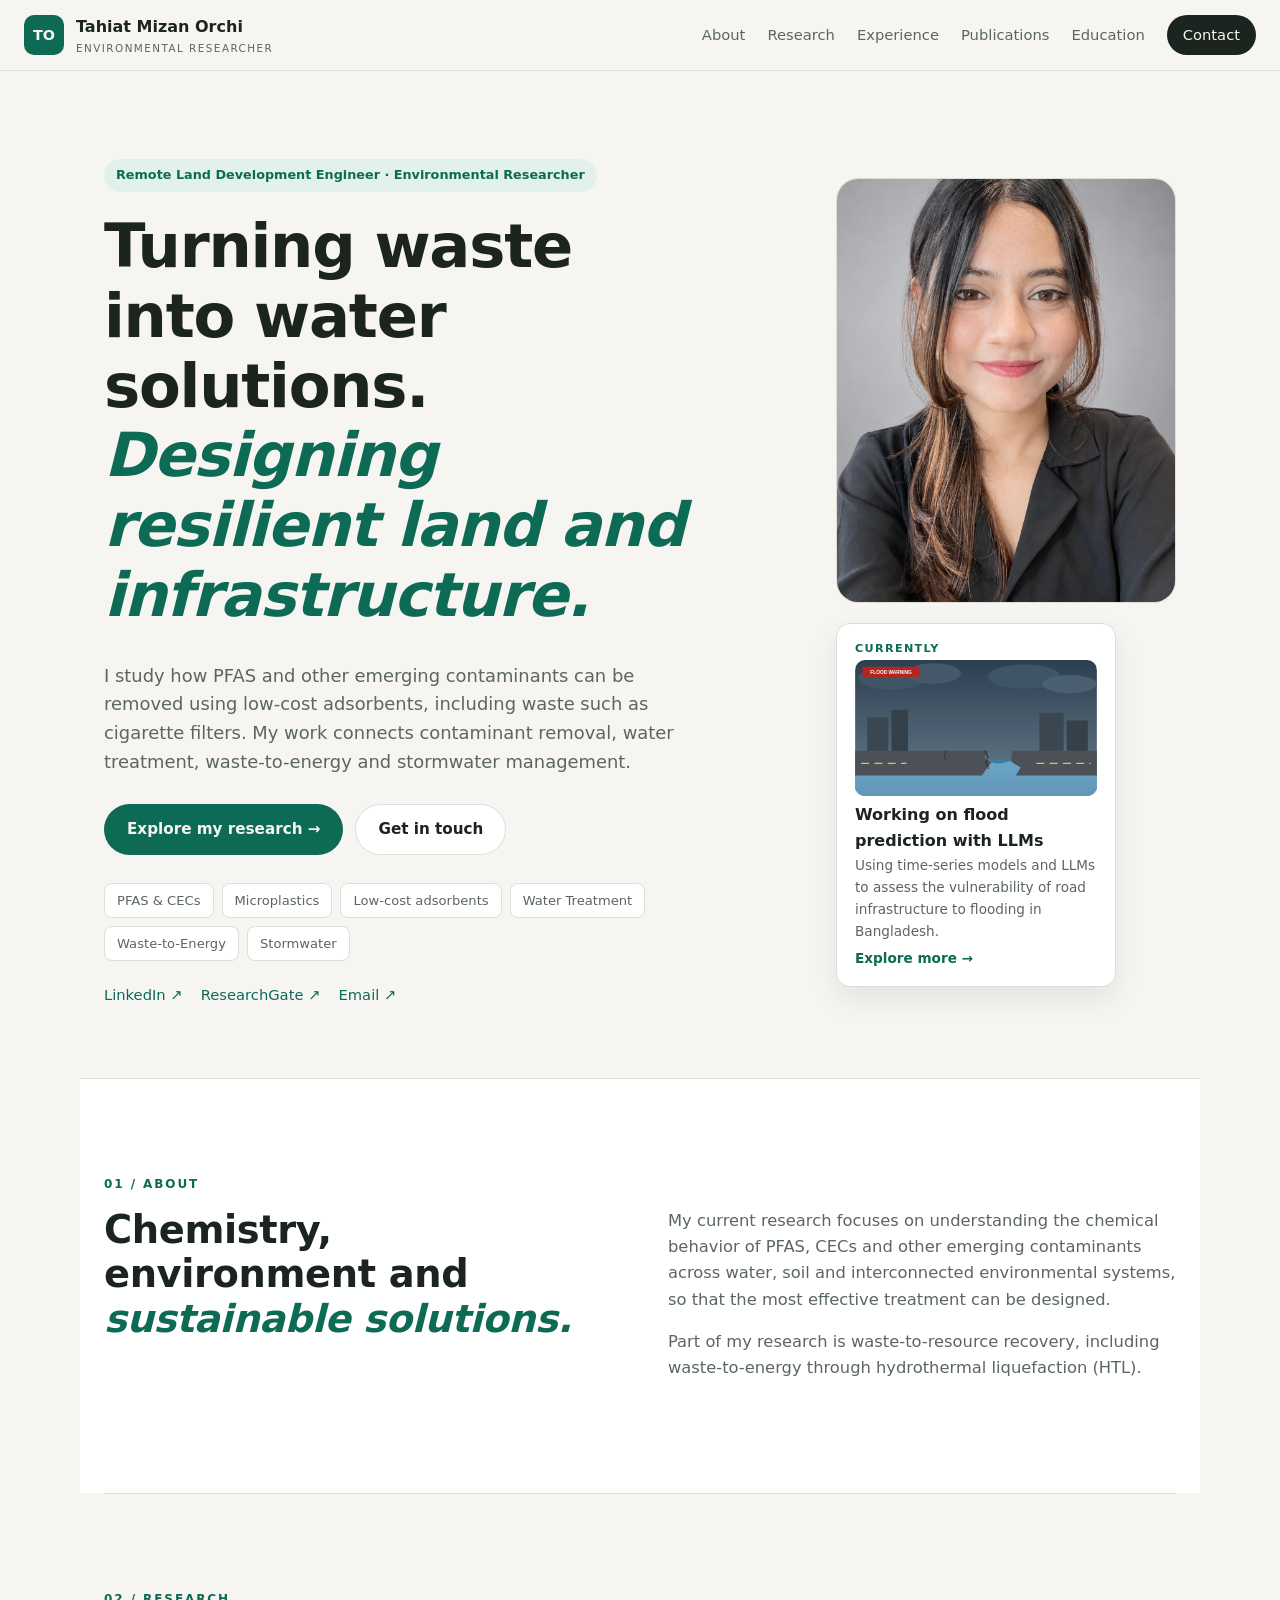
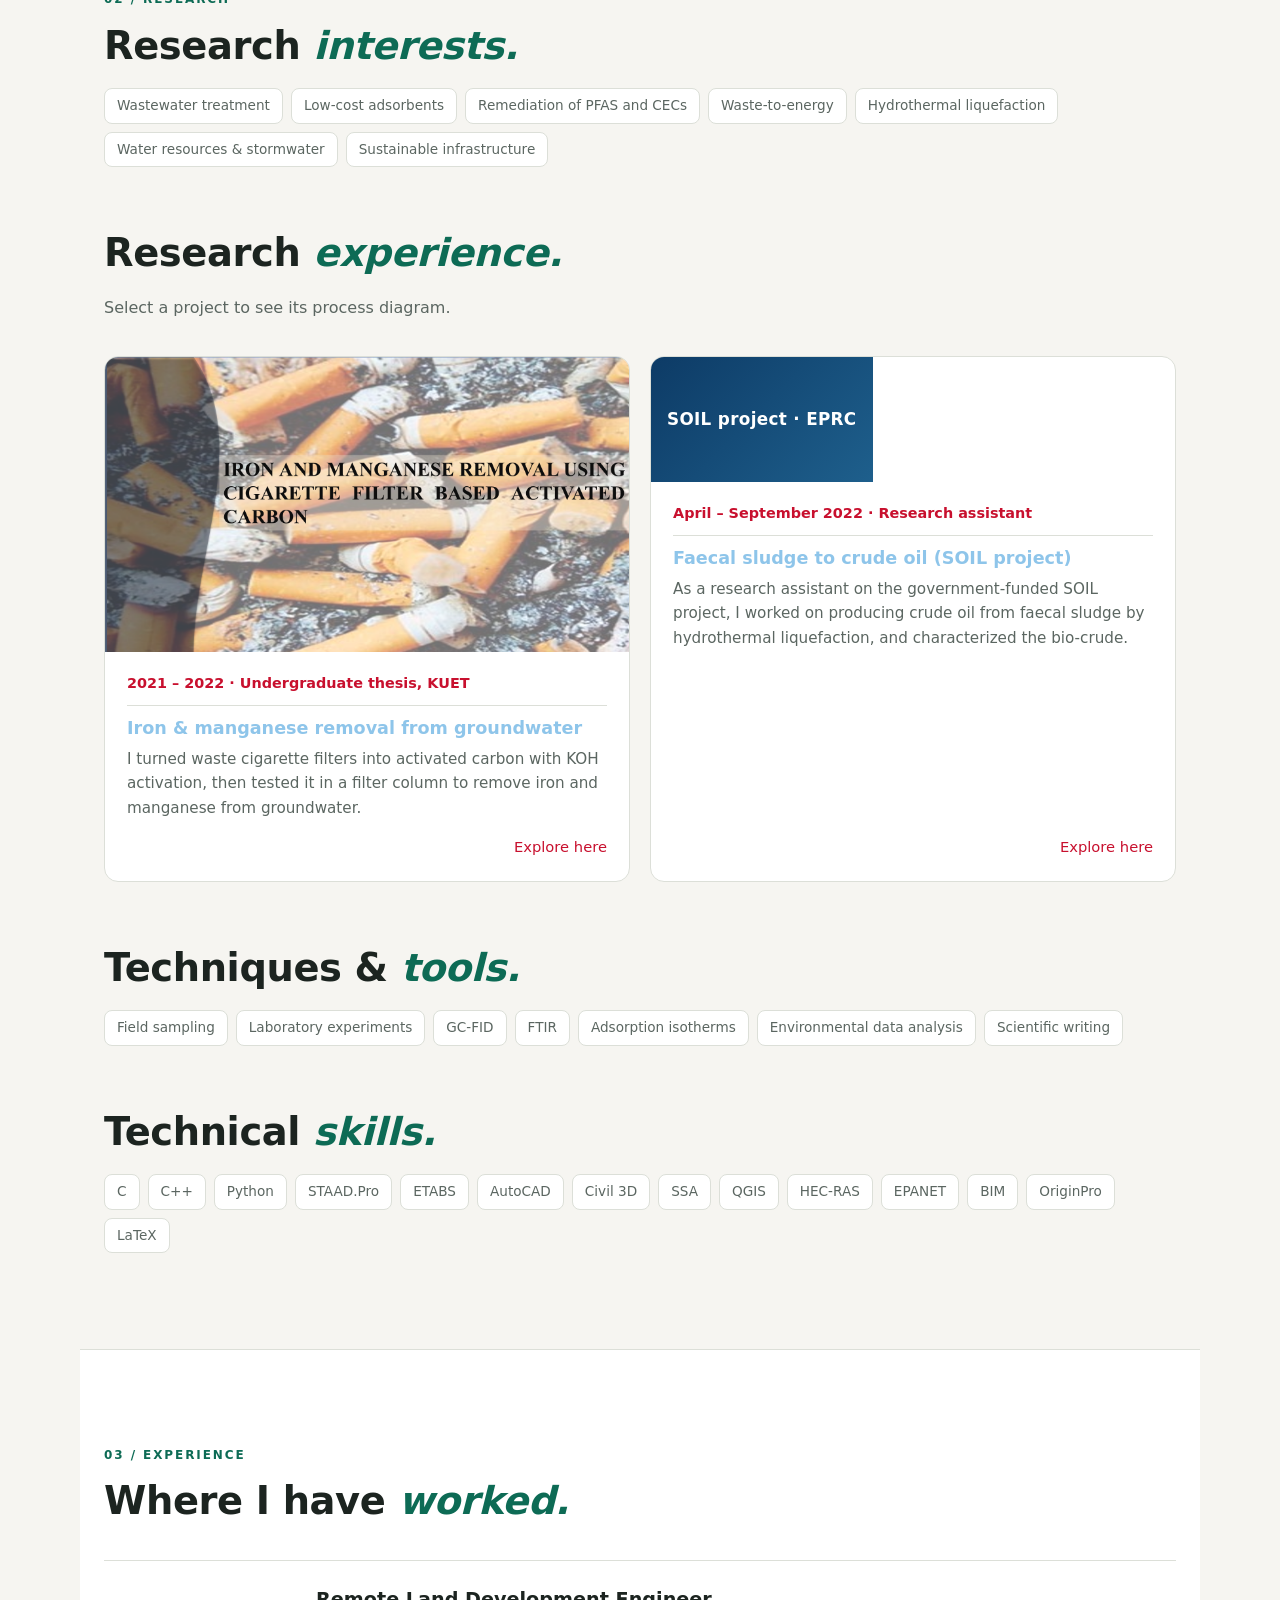
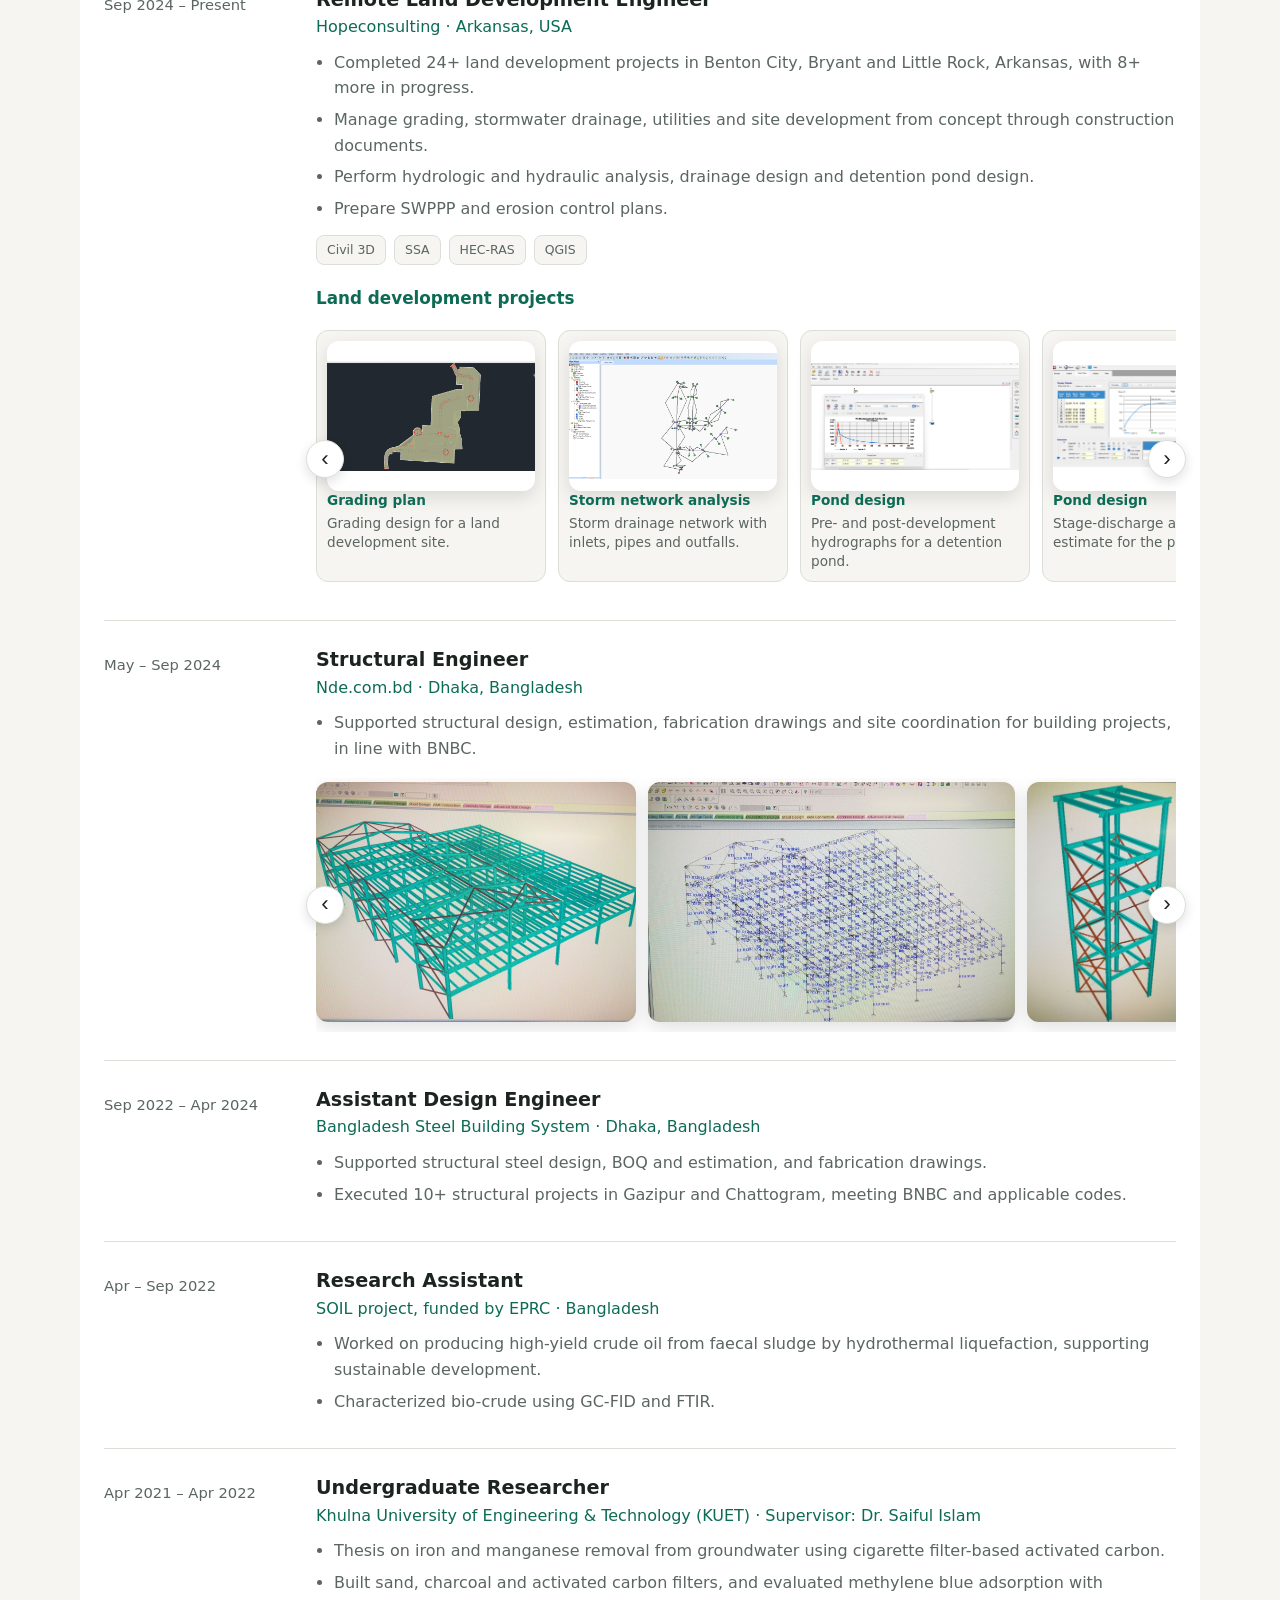
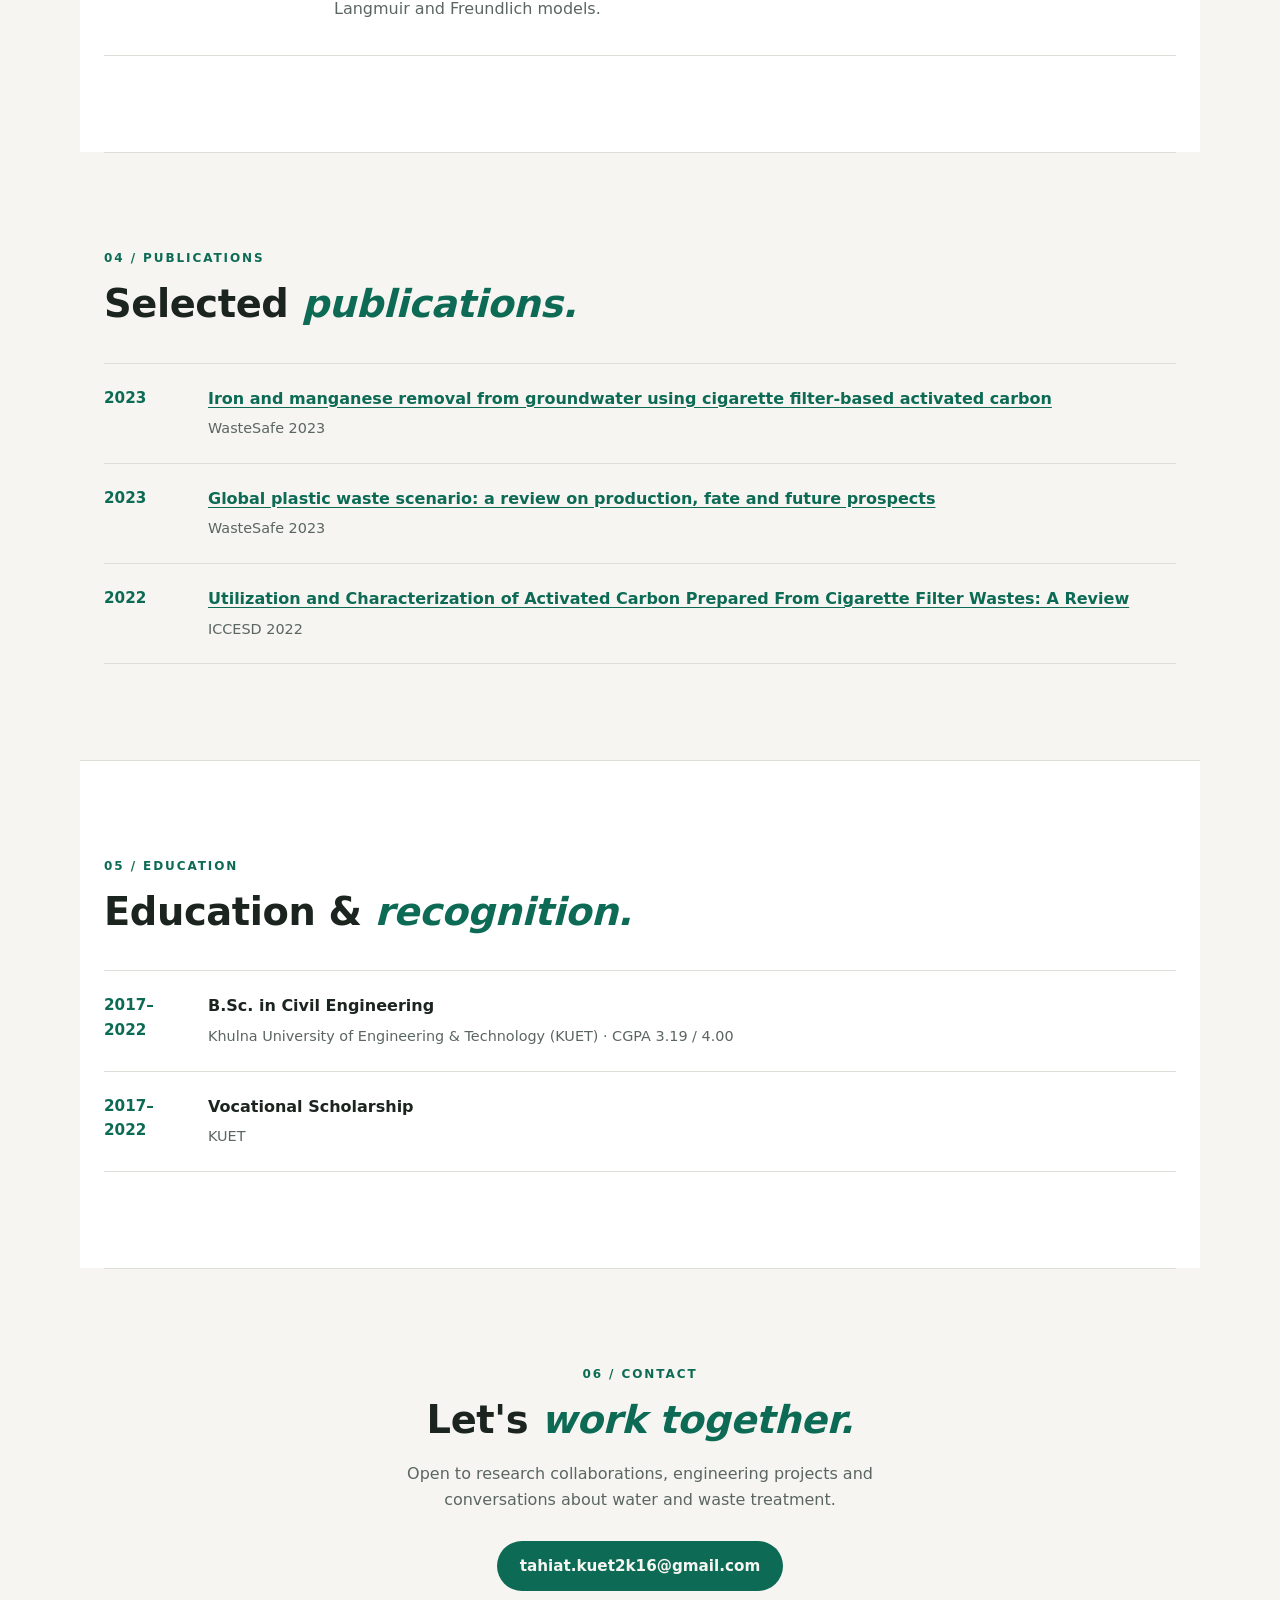
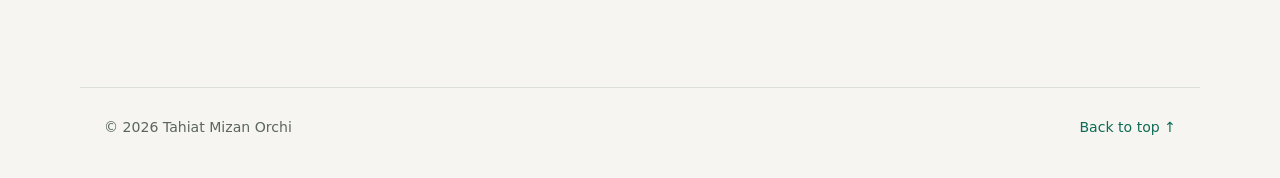
<file: index.html>
<!doctype html>
<html lang="en">
<head>
<meta charset="utf-8">
<meta name="viewport" content="width=device-width,initial-scale=1">
<title>Tahiat Mizan Orchi | Portfolio</title>
<meta name="description" content="Portfolio of Tahiat Mizan Orchi: environmental research on waste-derived adsorbents and faecal sludge to crude oil, plus land development engineering.">
<meta name="theme-color" content="#0d6b55">
<link rel="stylesheet" href="style.css">
</head>
<body>

<header class="nav">
  <a class="brand" href="#home">
    <span class="mark">TO</span>
    <div>Tahiat Mizan Orchi<small>ENVIRONMENTAL RESEARCHER</small></div>
  </a>
  <button class="menu" aria-label="Open navigation" aria-expanded="false">☰</button>
  <nav>
    <a href="#about">About</a>
    <a href="#research">Research</a>
    <a href="#experience">Experience</a>
    <a href="#publications">Publications</a>
    <a href="#education">Education</a>
    <a href="#contact" class="nav-cta">Contact</a>
  </nav>
</header>

<main id="home">

  <!-- HERO -->
  <section class="hero">
    <div class="hero-copy">
      <div class="eyebrow">Remote Land Development Engineer · Environmental Researcher</div>
      <h1>Turning waste into water solutions.<br><em>Designing resilient land and infrastructure.</em></h1>
      <p class="lead">
        I study how PFAS and other emerging contaminants can be removed using low-cost adsorbents, including
        waste such as cigarette filters. My work connects contaminant removal, water treatment, waste-to-energy
        and stormwater management.
      </p>
      <div class="actions">
        <a class="btn primary" href="#research">Explore my research →</a>
        <a class="btn secondary" href="#contact">Get in touch</a>
      </div>
      <div class="topics">
        <span>PFAS &amp; CECs</span><span>Microplastics</span><span>Low-cost adsorbents</span><span>Water Treatment</span><span>Waste-to-Energy</span><span>Stormwater</span>
      </div>
      <div class="profile-links">
        <a href="https://linkedin.com/in/tahiatmizan" target="_blank" rel="noopener">LinkedIn ↗</a>
        <a href="https://researchgate.net/profile/Tahiat-Mizan" target="_blank" rel="noopener">ResearchGate ↗</a>
        <a href="https://mail.google.com/mail/?view=cm&amp;to=tahiat.kuet2k16@gmail.com" target="_blank" rel="noopener">Email ↗</a>
      </div>
    </div>

    <div class="photo-hero">
      <div class="portrait-frame">
        <!-- Add a photo: save it as images/portrait.jpg and replace the placeholder below with <img src="images/portrait.jpg" alt="Tahiat Mizan Orchi"> -->
        <img src="images/profile.webp" alt="Tahiat Mizan Orchi" loading="eager">
        <!-- ... -->
        <div class="portrait-placeholder" hidden>Your photo</div>
      </div>
      <div class="status-card">
        <b>Currently</b>
        <img class="status-photo" src="images/flood-scene.svg" alt="Animated illustration of heavy rain and a broken road" loading="lazy">
        <strong>Working on flood prediction with LLMs</strong>
        <span>Using time-series models and LLMs to assess the vulnerability of road infrastructure to flooding in Bangladesh.</span>
        <a class="status-link" href="flood-prediction.html">Explore more →</a>
      </div>
    </div>
  </section>

  <!-- ABOUT -->
  <section id="about" class="section white">
    <div class="section-label">01 / ABOUT</div>
    <div class="about-grid">
      <div>
        <h2>Chemistry, environment and <em>sustainable solutions.</em></h2>
      </div>
      <div class="body-copy">
        <p>
          My current research focuses on understanding the chemical behavior of PFAS, CECs and other emerging
          contaminants across water, soil and interconnected environmental systems, so that the most effective
          treatment can be designed.
        </p>
        <p>
          Part of my research is waste-to-resource recovery, including waste-to-energy through hydrothermal
          liquefaction (HTL).
        </p>
      </div>
    </div>
  </section>

  <!-- RESEARCH -->
  <section id="research" class="section">
    <div class="section-label">02 / RESEARCH</div>
    <h2>Research <em>interests.</em></h2>
    <div class="tag-row">
      <span>Wastewater treatment</span>
      <span>Low-cost adsorbents</span>
      <span>Remediation of PFAS and CECs</span>
      <span>Waste-to-energy</span>
      <span>Hydrothermal liquefaction</span>
      <span>Water resources &amp; stormwater</span>
      <span>Sustainable infrastructure</span>
    </div>

    <h2 class="sub-heading">Research <em>experience.</em></h2>
    <p class="muted">Select a project to see its process diagram.</p>
    <div class="card-grid">
      <button class="card research-card" data-dialog="dlg-gw">
        <div class="card-banner">
          <img src="images/waste-safe-banner.png" alt="Iron and manganese removal using cigarette filter based activated carbon" loading="lazy">
        </div>
        <div class="card-body">
          <div class="card-date">2021 – 2022 · Undergraduate thesis, KUET</div>
          <h3>Iron &amp; manganese removal from groundwater</h3>
          <p>I turned waste cigarette filters into activated carbon with KOH activation, then tested it in a filter column to remove iron and manganese from groundwater.</p>
          <span class="card-link">Explore here</span>
        </div>
      </button>
      <button class="card research-card" data-dialog="dlg-htl">
        <div class="card-banner card-banner-text">
          <span>SOIL project · EPRC</span>
        </div>
        <div class="card-body">
          <div class="card-date">April – September 2022 · Research assistant</div>
          <h3>Faecal sludge to crude oil (SOIL project)</h3>
          <p>As a research assistant on the government-funded SOIL project, I worked on producing crude oil from faecal sludge by hydrothermal liquefaction, and characterized the bio-crude.</p>
          <span class="card-link">Explore here</span>
        </div>
      </button>
    </div>

    <!-- Dialog: iron and manganese -->
    <dialog id="dlg-gw" class="chart-dialog">
      <div class="dialog-head">
        <h3>Iron &amp; manganese removal</h3>
        <button class="dialog-close" aria-label="Close">×</button>
      </div>
      <div class="step-grid">
      <div class="step">
        <p class="step-text">Cigarette butts are collected, washed, unwrapped and oven-dried, then carbonized in a muffle furnace at 500°C for 4 hours to make charcoal. The charcoal is then impregnated with KOH (carbonaceous material to KOH ratios of 1:1.5, 1:2 and 1:2.5) to produce activated carbon.</p>
        <img class="figure-img" src="images/fig-1-activated-carbon.png" alt="Process for making activated carbon from cigarette butts" loading="lazy">
      </div>
      <div class="step">
        <p class="step-text">An overview of the laboratory work, from the filter columns to the water quality tests.</p>
        <div class="collage">
          <figure>
            <img src="images/fig-2-filter-model.png" alt="Three laboratory filter columns: sand, charcoal and activated carbon" loading="lazy">
            <figcaption><strong>Three filters:</strong> sand, charcoal, and activated carbon from cigarette filters (charcoal 5 cm, activated carbon 5 cm, Sylhet sand 2.5 cm, Kustia sand 2.5 cm).</figcaption>
          </figure>
          <figure>
            <img src="images/fig-3-water-sources.png" alt="Iron water and tap water samples" loading="lazy">
            <figcaption><strong>Contaminated water:</strong> iron water and tap water samples.</figcaption>
          </figure>
          <figure>
            <img src="images/fig-4-methylene-blue.png" alt="Methylene blue adsorption process" loading="lazy">
            <figcaption><strong>Methylene blue adsorption:</strong> Langmuir and Freundlich isotherms, using CFAC-2 and CFAC-2.5.</figcaption>
          </figure>
          <figure class="wide">
            <img src="images/fig-5-lab-tests.png" alt="Laboratory water quality tests" loading="lazy">
            <figcaption><strong>Laboratory tests:</strong> colour, turbidity, TDS, chloride, iron, manganese and hardness.</figcaption>
          </figure>
        </div>
      </div>
      <div class="step wide">
        <p class="step-text">Removal efficiency (%) of each filter medium. The activated carbon filter made from cigarette filters removed 99% of iron and 97% of chloride, and performed best on most parameters.</p>
        <div class="table-wrap">
          <table class="eff-table">
            <thead>
              <tr><th>Filter media</th><th>Color</th><th>Turbidity</th><th>TDS</th><th>Chloride</th><th>Iron</th><th>Manganese</th><th>Hardness</th></tr>
            </thead>
            <tbody>
              <tr><td>Sand filter</td><td>47.3</td><td>1.66</td><td>11</td><td>0.39</td><td>95</td><td>0</td><td>4</td></tr>
              <tr><td>Charcoal filter</td><td>76</td><td>71</td><td>50</td><td>84</td><td>96</td><td>25</td><td>2.63</td></tr>
              <tr class="best"><td>Activated carbon filter</td><td>94</td><td>77</td><td>61.3</td><td>97</td><td>99</td><td>33</td><td>36</td></tr>
            </tbody>
          </table>
        </div>
      </div>
      </div>
      <div class="carousel-nav">
        <button type="button" class="car-prev" aria-label="Previous step">‹</button>
        <span class="car-count"></span>
        <button type="button" class="car-next" aria-label="Next step">›</button>
      </div>
    </dialog>

    <!-- Dialog: HTL -->
    <dialog id="dlg-htl" class="chart-dialog">
      <div class="dialog-head">
        <h3>Faecal sludge to crude oil</h3>
        <button class="dialog-close" aria-label="Close">×</button>
      </div>
      <img class="figure-img" src="images/graphical-abstract-v2.png" alt="Graphical abstract of co-HTL: from wastewater and faecal sludge to crude oil" loading="lazy">
      <p class="chart-note"><a href="images/graphical-abstract-v2.png" target="_blank" rel="noopener">Open full image ↗</a></p>
      <ol class="flow">
        <li>Faecal sludge and wastewater (organic matter)</li>
        <li>Microalgae cultivation, using nutrients from digestate</li>
        <li>Microalgae harvesting</li>
        <li>Anaerobic digestion, producing biogas and digestate</li>
        <li>HTL and co-HTL in the HTL reactor</li>
        <li>Product separation</li>
        <li class="flow-end">Analysis: elemental analysis, FTIR, GC-FID</li>
      </ol>
    </dialog>

    <h2 class="sub-heading">Techniques &amp; <em>tools.</em></h2>
    <div class="tag-row">
      <span>Field sampling</span>
      <span>Laboratory experiments</span>
      <span>GC-FID</span>
      <span>FTIR</span>
      <span>Adsorption isotherms</span>
      <span>Environmental data analysis</span>
      <span>Scientific writing</span>
    </div>

    <h2 class="sub-heading">Technical <em>skills.</em></h2>
    <div class="tag-row">
      <span>C</span><span>C++</span><span>Python</span><span>STAAD.Pro</span><span>ETABS</span><span>AutoCAD</span><span>Civil 3D</span><span>SSA</span><span>QGIS</span><span>HEC-RAS</span><span>EPANET</span><span>BIM</span><span>OriginPro</span><span>LaTeX</span>
    </div>
  </section>

  <!-- EXPERIENCE -->
  <section id="experience" class="section white">
    <div class="section-label">03 / EXPERIENCE</div>
    <h2>Where I have <em>worked.</em></h2>
    <div class="timeline">
      <article class="entry">
        <div class="entry-date">Sep 2024 – Present</div>
        <div>
          <h3>Remote Land Development Engineer</h3>
          <p class="entry-org">Hopeconsulting · Arkansas, USA</p>
          <ul class="bullets">
            <li>Completed 24+ land development projects in Benton City, Bryant and Little Rock, Arkansas, with 8+ more in progress.</li>
            <li>Manage grading, stormwater drainage, utilities and site development from concept through construction documents.</li>
            <li>Perform hydrologic and hydraulic analysis, drainage design and detention pond design.</li>
            <li>Prepare SWPPP and erosion control plans.</li>
          </ul>
          <div class="tag-row small">
            <span>Civil 3D</span><span>SSA</span><span>HEC-RAS</span><span>QGIS</span>
          </div>
          <h4 class="step-title" style="margin-top:22px">Land development projects</h4>
          <div class="project-carousel">
          <button type="button" class="pg-btn pg-prev" aria-label="Previous projects">‹</button>
          <div class="project-gallery">
            <figure class="land-card">
              <img src="images/land-grading.png" alt="Grading plan" loading="lazy">
              <figcaption><strong>Grading plan</strong>Grading design for a land development site.</figcaption>
            </figure>
            <figure class="land-card">
              <img src="images/land-storm-network.png" alt="Storm network analysis model" loading="lazy">
              <figcaption><strong>Storm network analysis</strong>Storm drainage network with inlets, pipes and outfalls.</figcaption>
            </figure>
            <figure class="land-card">
              <img src="images/land-pond-hydrograph.png" alt="Pond design hydrograph" loading="lazy">
              <figcaption><strong>Pond design</strong>Pre- and post-development hydrographs for a detention pond.</figcaption>
            </figure>
            <figure class="land-card">
              <img src="images/land-pond-stage.png" alt="Pond design stage discharge" loading="lazy">
              <figcaption><strong>Pond design</strong>Stage-discharge and storage estimate for the pond.</figcaption>
            </figure>
            <figure class="land-card">
              <img src="images/land-drainage-plan.png?v=2" alt="Drainage plan" loading="lazy">
              <figcaption><strong>Drainage plan</strong>Storm drainage layout with pipe and inlet information.</figcaption>
            </figure>
            <figure class="land-card">
              <img src="images/land-sewer-plan.png?v=2" alt="Sewer plan" loading="lazy">
              <figcaption><strong>Sewer plan</strong>Sanitary sewer layout for the site.</figcaption>
            </figure>
            <figure class="land-card">
              <img src="images/land-water-plan.png?v=2" alt="Water plan" loading="lazy">
              <figcaption><strong>Water plan</strong>Water distribution layout for the site.</figcaption>
            </figure>
            <figure class="land-card">
              <img src="images/land-site-plan.png" alt="Commercial site plan" loading="lazy">
              <figcaption><strong>Commercial site plan</strong>Site layout for a commercial development.</figcaption>
            </figure>
          </div>
          <button type="button" class="pg-btn pg-next" aria-label="Next projects">›</button>
          </div>
        </div>
      </article>
      <article class="entry">
        <div class="entry-date">May – Sep 2024</div>
        <div>
          <h3>Structural Engineer</h3>
          <p class="entry-org">Nde.com.bd · Dhaka, Bangladesh</p>
          <ul class="bullets">
            <li>Supported structural design, estimation, fabrication drawings and site coordination for building projects, in line with BNBC.</li>
          </ul>
          <div class="project-carousel">
          <button type="button" class="pg-btn pg-prev" aria-label="Previous photos">‹</button>
          <div class="project-gallery">
            <img src="images/structural-1.jpg" alt="Structural engineering project, Nde.com.bd" loading="lazy">
            <img src="images/structural-2.jpg" alt="Structural engineering project, Nde.com.bd" loading="lazy">
            <img src="images/structural-3.jpg" alt="Structural engineering project, Nde.com.bd" loading="lazy">
            <img src="images/structural-4.jpg" alt="Structural engineering project, Nde.com.bd" loading="lazy">
          </div>
          <button type="button" class="pg-btn pg-next" aria-label="Next photos">›</button>
          </div>
        </div>
      </article>
      <article class="entry">
        <div class="entry-date">Sep 2022 – Apr 2024</div>
        <div>
          <h3>Assistant Design Engineer</h3>
          <p class="entry-org">Bangladesh Steel Building System · Dhaka, Bangladesh</p>
          <ul class="bullets">
            <li>Supported structural steel design, BOQ and estimation, and fabrication drawings.</li>
            <li>Executed 10+ structural projects in Gazipur and Chattogram, meeting BNBC and applicable codes.</li>
          </ul>
        </div>
      </article>
      <article class="entry">
        <div class="entry-date">Apr – Sep 2022</div>
        <div>
          <h3>Research Assistant</h3>
          <p class="entry-org">SOIL project, funded by EPRC · Bangladesh</p>
          <ul class="bullets">
            <li>Worked on producing high-yield crude oil from faecal sludge by hydrothermal liquefaction, supporting sustainable development.</li>
            <li>Characterized bio-crude using GC-FID and FTIR.</li>
          </ul>
        </div>
      </article>
      <article class="entry">
        <div class="entry-date">Apr 2021 – Apr 2022</div>
        <div>
          <h3>Undergraduate Researcher</h3>
          <p class="entry-org">Khulna University of Engineering &amp; Technology (KUET) · Supervisor: Dr. Saiful Islam</p>
          <ul class="bullets">
            <li>Thesis on iron and manganese removal from groundwater using cigarette filter-based activated carbon.</li>
            <li>Built sand, charcoal and activated carbon filters, and evaluated methylene blue adsorption with Langmuir and Freundlich models.</li>
          </ul>
        </div>
      </article>
    </div>
  </section>

  <!-- PUBLICATIONS -->
  <section id="publications" class="section">
    <div class="section-label">04 / PUBLICATIONS</div>
    <h2>Selected <em>publications.</em></h2>
    <ol class="pub-list">
      <li>
        <span class="pub-year">2023</span>
        <div>
          <a class="pub-link" href="https://www.researchgate.net/publication/374265475_Iron_and_Manganese_removal_from_groundwater_using_cigarette_filter-based_activated_carbon" target="_blank" rel="noopener"><strong>Iron and manganese removal from groundwater using cigarette filter-based activated carbon</strong></a>
          <span class="pub-meta">WasteSafe 2023</span>
        </div>
      </li>
      <li>
        <span class="pub-year">2023</span>
        <div>
          <a class="pub-link" href="https://www.researchgate.net/publication/374264903_Global_plastic_waste_scenario_a_review_on_production_fate_and_future_prospects" target="_blank" rel="noopener"><strong>Global plastic waste scenario: a review on production, fate and future prospects</strong></a>
          <span class="pub-meta">WasteSafe 2023</span>
        </div>
      </li>
      <li>
        <span class="pub-year">2022</span>
        <div>
          <a class="pub-link" href="https://www.researchgate.net/publication/377721904_UTILIZATION_AND_CHARACTERIZATION_OF_ACTIVATED_CARBON_PREPARED_FROM_CIGARETTE_FILTER_WASTES_A_REVIEW" target="_blank" rel="noopener"><strong>Utilization and Characterization of Activated Carbon Prepared From Cigarette Filter Wastes: A Review</strong></a>
          <span class="pub-meta">ICCESD 2022</span>
        </div>
      </li>
    </ol>
  </section>

  <!-- EDUCATION -->
  <section id="education" class="section white">
    <div class="section-label">05 / EDUCATION</div>
    <h2>Education &amp; <em>recognition.</em></h2>
    <ol class="pub-list">
      <li>
        <span class="pub-year">2017–2022</span>
        <div>
          <strong>B.Sc. in Civil Engineering</strong>
          <span class="pub-meta">Khulna University of Engineering &amp; Technology (KUET) · CGPA 3.19 / 4.00</span>
        </div>
      </li>
      <li>
        <span class="pub-year">2017–2022</span>
        <div>
          <strong>Vocational Scholarship</strong>
          <span class="pub-meta">KUET</span>
        </div>
      </li>
    </ol>
  </section>

  <!-- CONTACT -->
  <section id="contact" class="section contact">
    <div class="section-label">06 / CONTACT</div>
    <h2>Let's <em>work together.</em></h2>
    <p class="contact-lead">Open to research collaborations, engineering projects and conversations about water and waste treatment.</p>
    <a class="btn primary" href="https://mail.google.com/mail/?view=cm&amp;to=tahiat.kuet2k16@gmail.com" target="_blank" rel="noopener">tahiat.kuet2k16@gmail.com</a>
  </section>

</main>

<footer class="footer">
  <span>© <span id="year"></span> Tahiat Mizan Orchi</span>
  <a href="#home">Back to top ↑</a>
</footer>

<script>
  document.getElementById("year").textContent = new Date().getFullYear();

  // Mobile menu toggle
  const menuBtn = document.querySelector(".menu");
  const nav = document.querySelector(".nav nav");
  menuBtn.addEventListener("click", () => {
    const open = nav.classList.toggle("open");
    menuBtn.setAttribute("aria-expanded", String(open));
  });
  nav.querySelectorAll("a").forEach(a => a.addEventListener("click", () => {
    nav.classList.remove("open");
    menuBtn.setAttribute("aria-expanded", "false");
  }));

  // Step-by-step viewer for the iron and manganese research
  (() => {
    const dlg = document.getElementById("dlg-gw");
    const grid = dlg.querySelector(".step-grid");
    const steps = [...grid.querySelectorAll(":scope > .step")];
    const count = dlg.querySelector(".car-count");
    let current = 0;
    const show = i => {
      current = (i + steps.length) % steps.length;
      steps.forEach((s, k) => s.classList.toggle("is-active", k === current));
      count.textContent = `${current + 1} / ${steps.length}`;
      dlg.querySelector(".step-grid").scrollTop = 0;
    };
    dlg.querySelector(".car-prev").addEventListener("click", () => show(current - 1));
    dlg.querySelector(".car-next").addEventListener("click", () => show(current + 1));
    document.querySelector('[data-dialog="dlg-gw"]').addEventListener("click", () => show(0));
    show(0);
  })();

  // Structural photos: one row with side arrows and automatic sliding
  (() => {
    document.querySelectorAll(".project-carousel").forEach(wrap => {
    const track = wrap.querySelector(".project-gallery");
    const step = () => {
      const first = track.querySelector("img");
      return first.getBoundingClientRect().width + 12;
    };
    const go = dir => {
      const atEnd = track.scrollLeft + track.clientWidth >= track.scrollWidth - 4;
      if (dir > 0 && atEnd) track.scrollTo({ left: 0, behavior: "smooth" });
      else track.scrollBy({ left: dir * step(), behavior: "smooth" });
    };
    wrap.querySelector(".pg-prev").addEventListener("click", () => go(-1));
    wrap.querySelector(".pg-next").addEventListener("click", () => go(1));
    let paused = false;
    wrap.addEventListener("mouseenter", () => paused = true);
    wrap.addEventListener("mouseleave", () => paused = false);
    setInterval(() => { if (!paused) go(1); }, 3500);
    });
  })();

  // Click a project photo to view it, then step through with the arrows
  const photos = [...document.querySelectorAll(".project-gallery img")];
  const lightbox = document.createElement("dialog");
  lightbox.className = "photo-lightbox";
  lightbox.innerHTML = '<img alt=""><button type="button" class="lb-close" aria-label="Close">×</button><button type="button" class="lb-prev" aria-label="Previous photo">‹</button><button type="button" class="lb-next" aria-label="Next photo">›</button><span class="lb-count"></span>';
  document.body.appendChild(lightbox);
  let photoIndex = 0;
  const showPhoto = i => {
    photoIndex = (i + photos.length) % photos.length;
    const big = lightbox.querySelector("img");
    big.src = photos[photoIndex].src;
    big.alt = photos[photoIndex].alt;
    lightbox.querySelector(".lb-count").textContent = `${photoIndex + 1} / ${photos.length}`;
  };
  lightbox.querySelector(".lb-close").addEventListener("click", () => lightbox.close());
  lightbox.querySelector(".lb-prev").addEventListener("click", () => showPhoto(photoIndex - 1));
  lightbox.querySelector(".lb-next").addEventListener("click", () => showPhoto(photoIndex + 1));
  lightbox.addEventListener("click", e => { if (e.target === lightbox) lightbox.close(); });
  photos.forEach((img, i) => img.addEventListener("click", () => { showPhoto(i); lightbox.showModal(); }));

  // Research diagram dialogs
  document.querySelectorAll("[data-dialog]").forEach(btn => {
    btn.addEventListener("click", () => document.getElementById(btn.dataset.dialog).showModal());
  });
  document.querySelectorAll(".chart-dialog").forEach(dlg => {
    dlg.querySelector(".dialog-close").addEventListener("click", () => dlg.close());
    dlg.addEventListener("click", e => { if (e.target === dlg) dlg.close(); });
  });
</script>
</body>
</html>
</file>
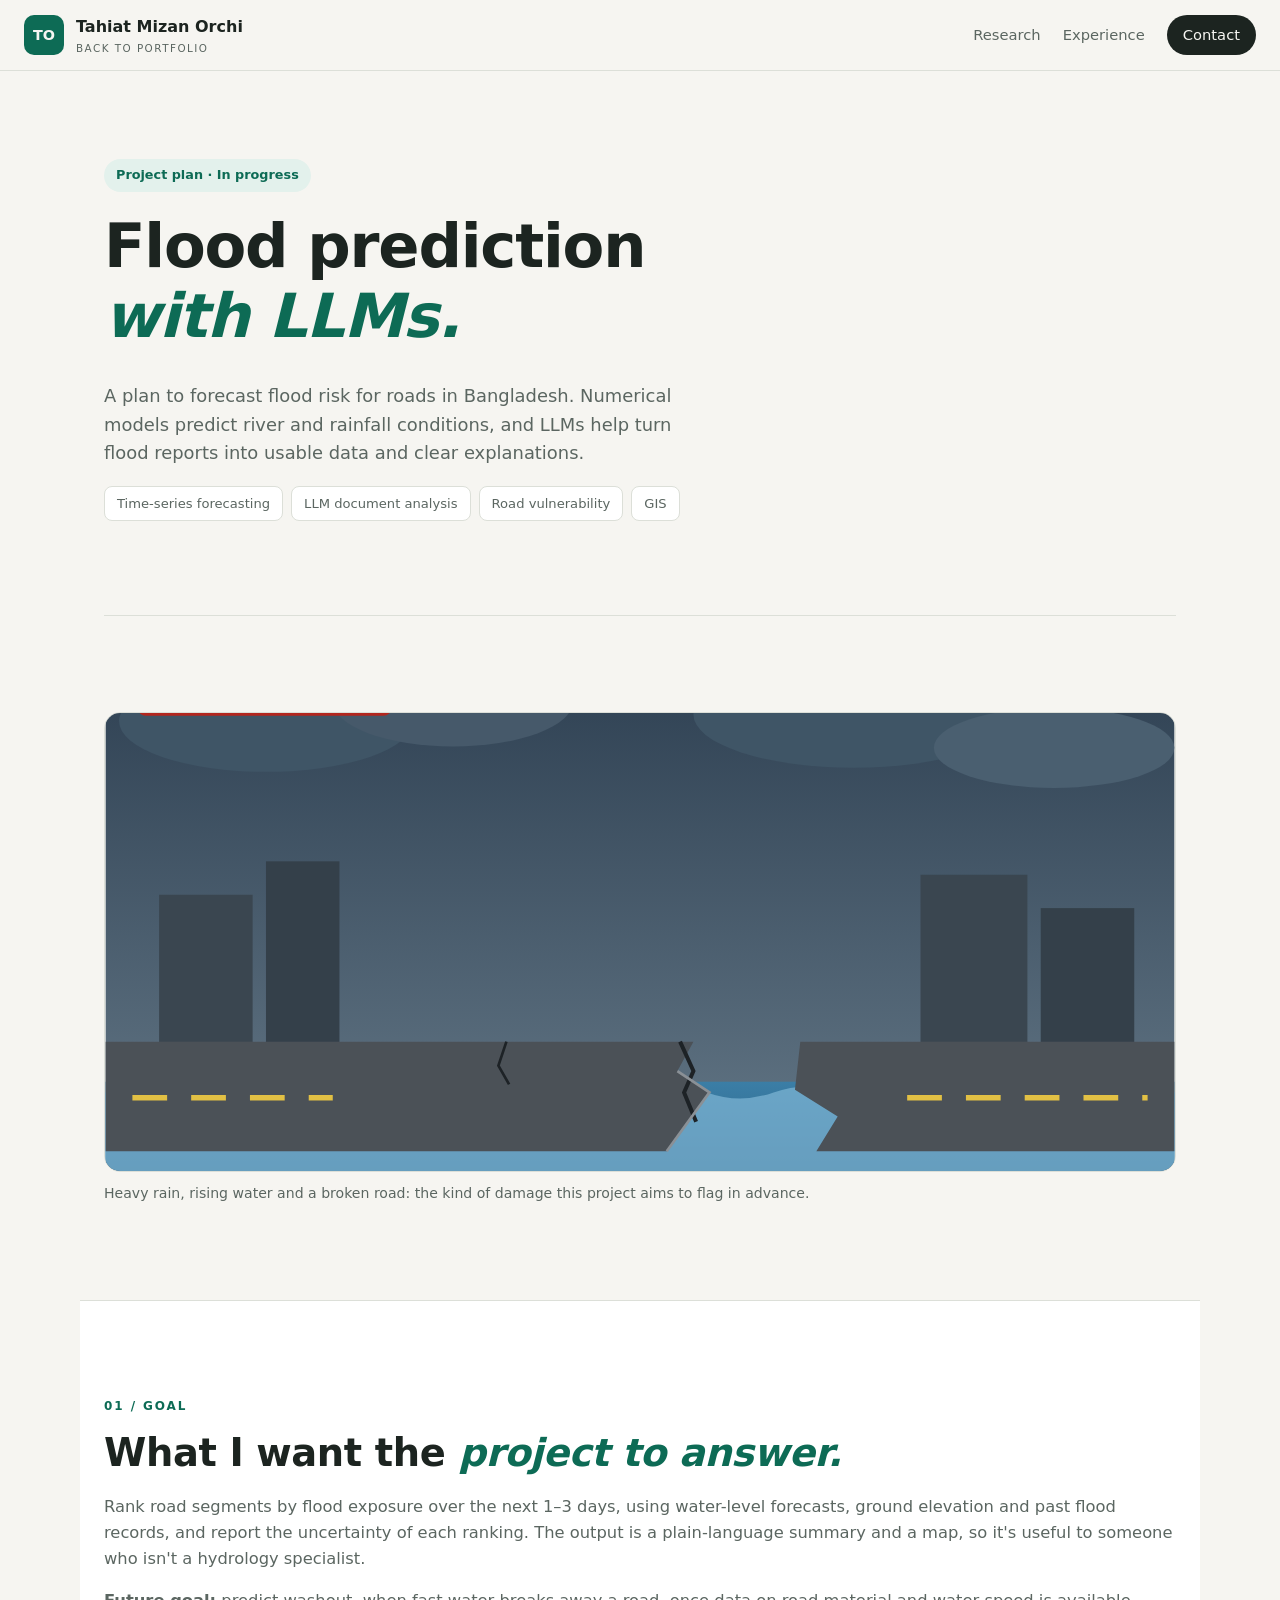
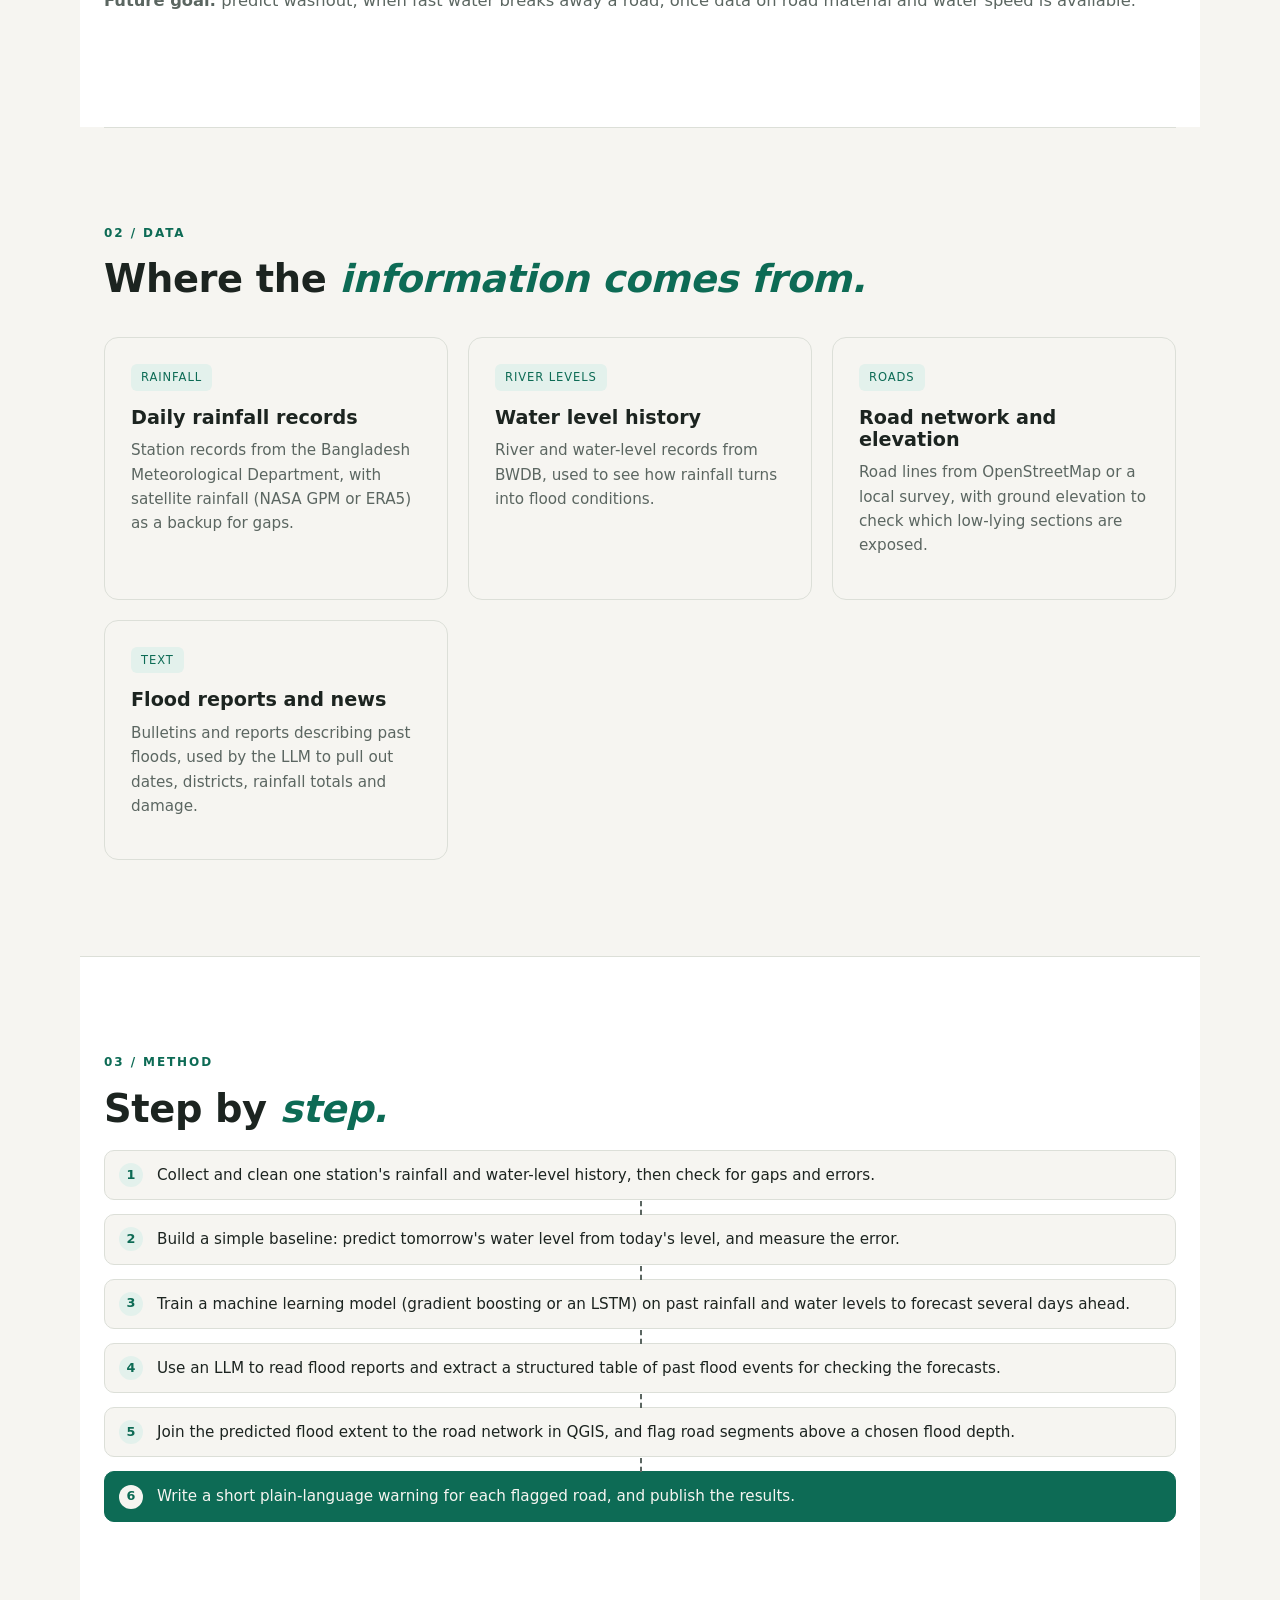
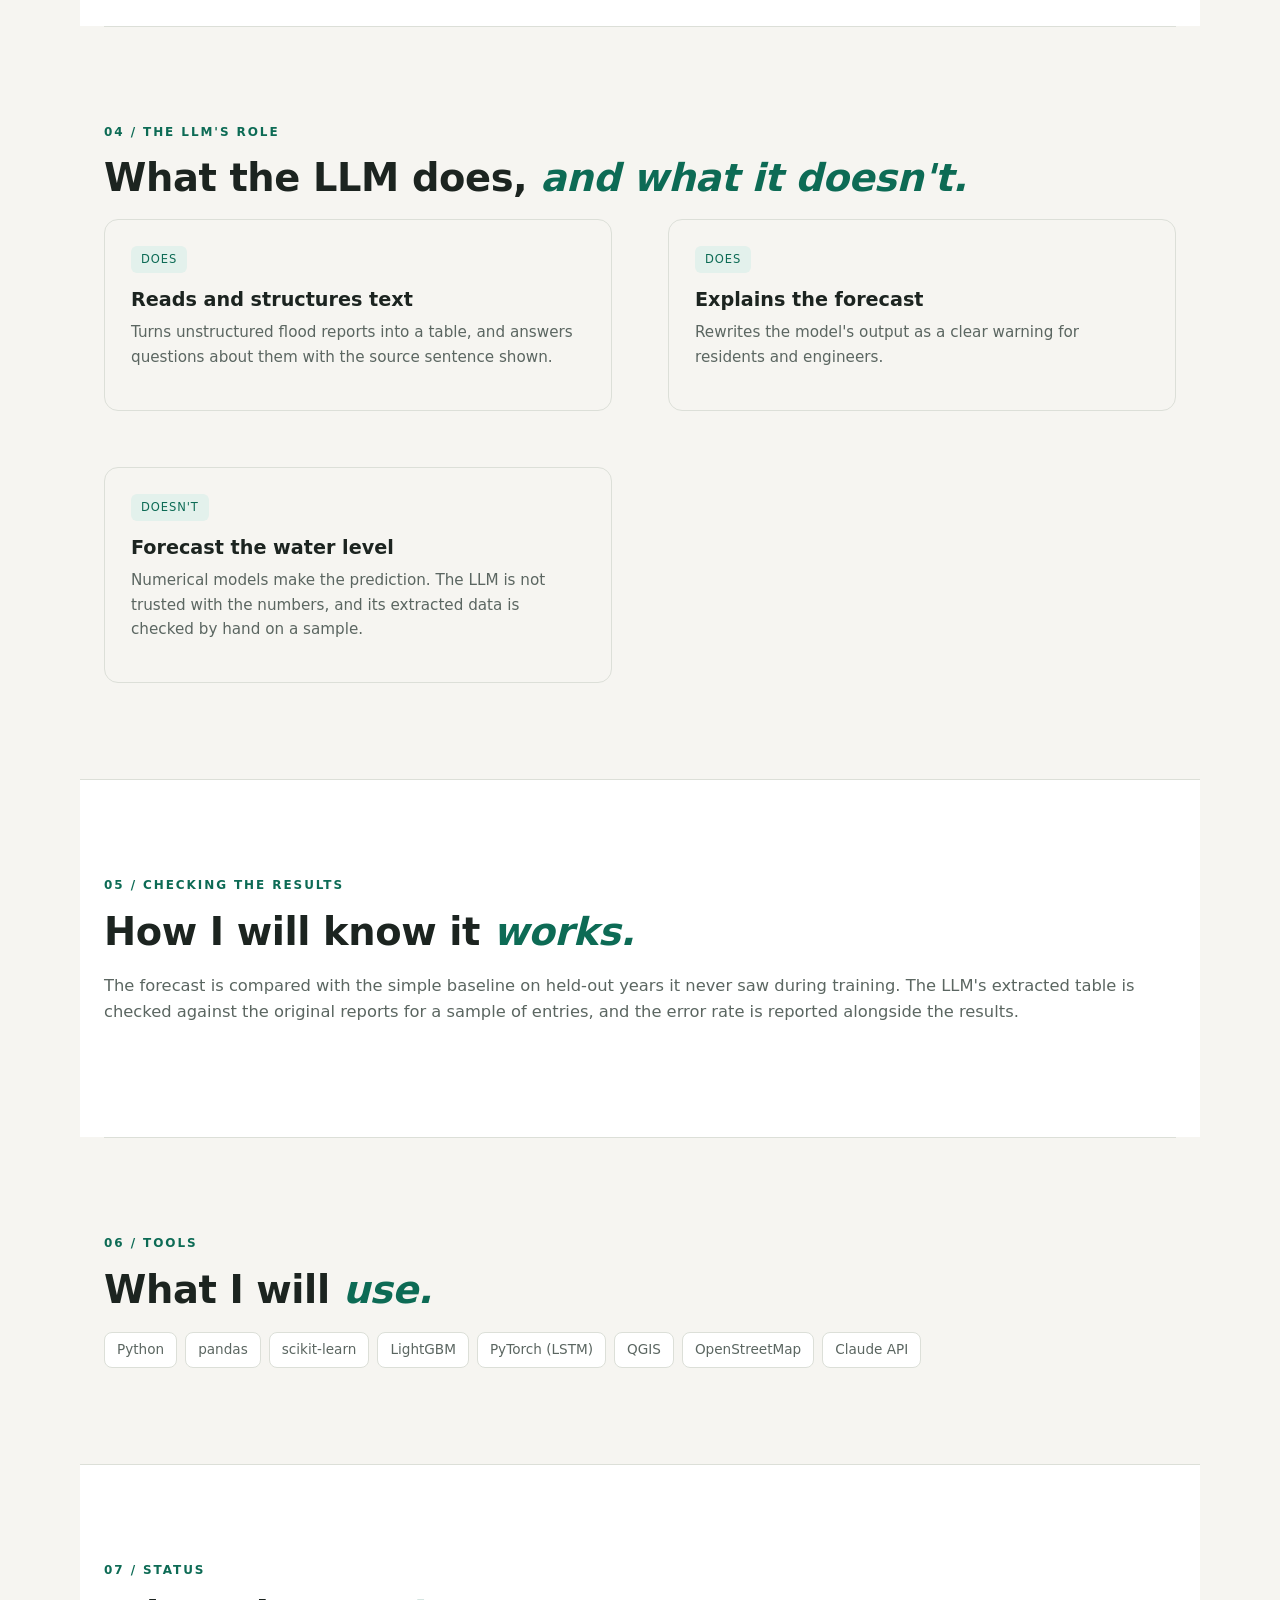
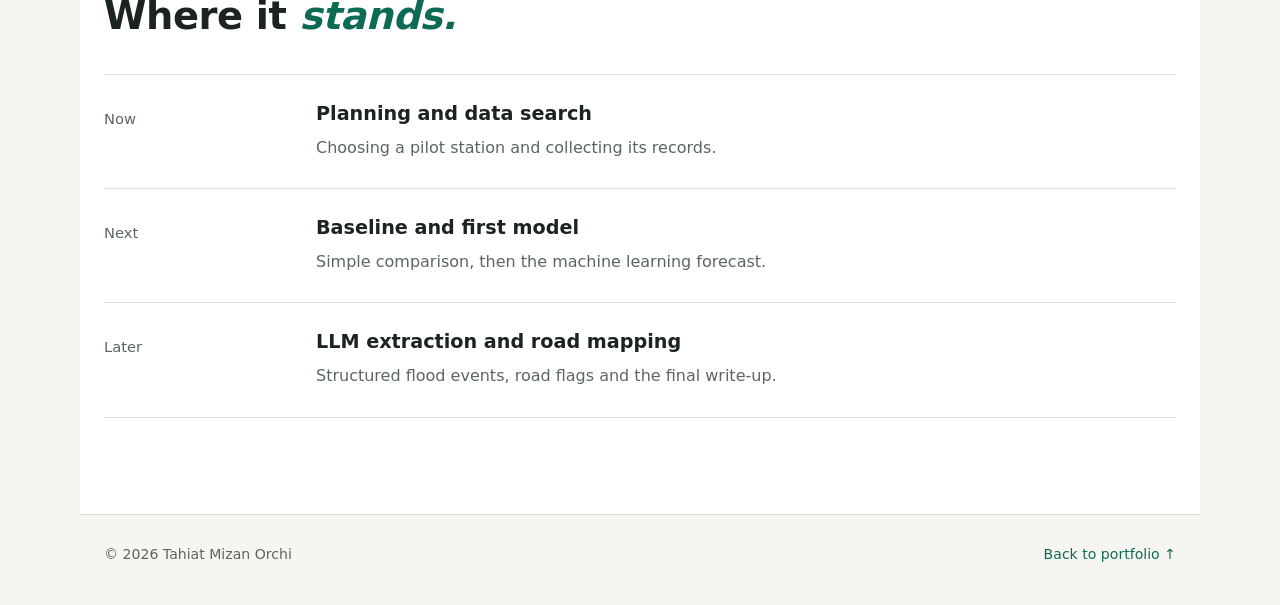
<file: flood-prediction.html>
<!doctype html>
<html lang="en">
<head>
<meta charset="utf-8">
<meta name="viewport" content="width=device-width,initial-scale=1">
<title>Flood Prediction with LLMs | Tahiat Mizan Orchi</title>
<meta name="description" content="Plan for a flood prediction project in Bangladesh using time-series models and LLMs, with road vulnerability mapping.">
<meta name="theme-color" content="#0d6b55">
<link rel="stylesheet" href="style.css">
</head>
<body>

<header class="nav">
  <a class="brand" href="index.html">
    <span class="mark">TO</span>
    <div>Tahiat Mizan Orchi<small>BACK TO PORTFOLIO</small></div>
  </a>
  <nav>
    <a href="index.html#research">Research</a>
    <a href="index.html#experience">Experience</a>
    <a href="index.html#contact" class="nav-cta">Contact</a>
  </nav>
</header>

<main>

  <section class="hero plan-hero">
    <div class="hero-copy">
      <div class="eyebrow">Project plan · In progress</div>
      <h1>Flood prediction <em>with LLMs.</em></h1>
      <p class="lead">
        A plan to forecast flood risk for roads in Bangladesh. Numerical models predict river and rainfall
        conditions, and LLMs help turn flood reports into usable data and clear explanations.
      </p>
      <div class="topics">
        <span>Time-series forecasting</span><span>LLM document analysis</span><span>Road vulnerability</span><span>GIS</span>
      </div>
    </div>
  </section>

  <section class="section">
    <figure class="page-photo">
      <img src="images/flood-scene.svg" alt="Animated illustration of heavy rain, rising flood water and a broken road" loading="lazy">
      <figcaption>Heavy rain, rising water and a broken road: the kind of damage this project aims to flag in advance.</figcaption>
    </figure>
  </section>

  <section class="section white">
    <div class="section-label">01 / GOAL</div>
    <h2>What I want the <em>project to answer.</em></h2>
    <div class="body-copy">
      <p>Rank road segments by flood exposure over the next 1–3 days, using water-level forecasts, ground elevation and past flood records, and report the uncertainty of each ranking. The output is a plain-language summary and a map, so it's useful to someone who isn't a hydrology specialist.</p>
      <p><strong>Future goal:</strong> predict washout, when fast water breaks away a road, once data on road material and water speed is available.</p>
    </div>
  </section>

  <section class="section">
    <div class="section-label">02 / DATA</div>
    <h2>Where the <em>information comes from.</em></h2>
    <div class="card-grid">
      <div class="card">
        <div class="card-tag">Rainfall</div>
        <h3>Daily rainfall records</h3>
        <p>Station records from the Bangladesh Meteorological Department, with satellite rainfall (NASA GPM or ERA5) as a backup for gaps.</p>
      </div>
      <div class="card">
        <div class="card-tag">River levels</div>
        <h3>Water level history</h3>
        <p>River and water-level records from BWDB, used to see how rainfall turns into flood conditions.</p>
      </div>
      <div class="card">
        <div class="card-tag">Roads</div>
        <h3>Road network and elevation</h3>
        <p>Road lines from OpenStreetMap or a local survey, with ground elevation to check which low-lying sections are exposed.</p>
      </div>
      <div class="card">
        <div class="card-tag">Text</div>
        <h3>Flood reports and news</h3>
        <p>Bulletins and reports describing past floods, used by the LLM to pull out dates, districts, rainfall totals and damage.</p>
      </div>
    </div>
  </section>

  <section class="section white">
    <div class="section-label">03 / METHOD</div>
    <h2>Step by <em>step.</em></h2>
    <ol class="flow">
      <li>Collect and clean one station's rainfall and water-level history, then check for gaps and errors.</li>
      <li>Build a simple baseline: predict tomorrow's water level from today's level, and measure the error.</li>
      <li>Train a machine learning model (gradient boosting or an LSTM) on past rainfall and water levels to forecast several days ahead.</li>
      <li>Use an LLM to read flood reports and extract a structured table of past flood events for checking the forecasts.</li>
      <li>Join the predicted flood extent to the road network in QGIS, and flag road segments above a chosen flood depth.</li>
      <li class="flow-end">Write a short plain-language warning for each flagged road, and publish the results.</li>
    </ol>
  </section>

  <section class="section">
    <div class="section-label">04 / THE LLM'S ROLE</div>
    <h2>What the LLM does, <em>and what it doesn't.</em></h2>
    <div class="about-grid">
      <div class="card">
        <div class="card-tag">Does</div>
        <h3>Reads and structures text</h3>
        <p>Turns unstructured flood reports into a table, and answers questions about them with the source sentence shown.</p>
      </div>
      <div class="card">
        <div class="card-tag">Does</div>
        <h3>Explains the forecast</h3>
        <p>Rewrites the model's output as a clear warning for residents and engineers.</p>
      </div>
      <div class="card">
        <div class="card-tag">Doesn't</div>
        <h3>Forecast the water level</h3>
        <p>Numerical models make the prediction. The LLM is not trusted with the numbers, and its extracted data is checked by hand on a sample.</p>
      </div>
    </div>
  </section>

  <section class="section white">
    <div class="section-label">05 / CHECKING THE RESULTS</div>
    <h2>How I will know it <em>works.</em></h2>
    <div class="body-copy">
      <p>The forecast is compared with the simple baseline on held-out years it never saw during training. The LLM's extracted table is checked against the original reports for a sample of entries, and the error rate is reported alongside the results.</p>
    </div>
  </section>

  <section class="section">
    <div class="section-label">06 / TOOLS</div>
    <h2>What I will <em>use.</em></h2>
    <div class="tag-row">
      <span>Python</span><span>pandas</span><span>scikit-learn</span><span>LightGBM</span><span>PyTorch (LSTM)</span><span>QGIS</span><span>OpenStreetMap</span><span>Claude API</span>
    </div>
  </section>

  <section class="section white">
    <div class="section-label">07 / STATUS</div>
    <h2>Where it <em>stands.</em></h2>
    <div class="timeline">
      <article class="entry">
        <div class="entry-date">Now</div>
        <div>
          <h3>Planning and data search</h3>
          <p class="entry-org">Choosing a pilot station and collecting its records.</p>
        </div>
      </article>
      <article class="entry">
        <div class="entry-date">Next</div>
        <div>
          <h3>Baseline and first model</h3>
          <p class="entry-org">Simple comparison, then the machine learning forecast.</p>
        </div>
      </article>
      <article class="entry">
        <div class="entry-date">Later</div>
        <div>
          <h3>LLM extraction and road mapping</h3>
          <p class="entry-org">Structured flood events, road flags and the final write-up.</p>
        </div>
      </article>
    </div>
  </section>

</main>

<footer class="footer">
  <span>© <span id="year"></span> Tahiat Mizan Orchi</span>
  <a href="index.html">Back to portfolio ↑</a>
</footer>

<script>
  document.getElementById("year").textContent = new Date().getFullYear();
</script>
</body>
</html>
</file>
<file: style.css>
/* ---------- Design tokens ---------- */
:root {
  --bg: #f6f5f1;
  --surface: #ffffff;
  --text: #1c2420;
  --muted: #5b6661;
  --line: #dcdfd8;
  --accent: #0d6b55;
  --accent-soft: #e3f1ec;
  --radius: 14px;
  --max: 1120px;
}

@media (prefers-color-scheme: dark) {
  :root:not([data-theme="light"]) {
    --bg: #0f1412;
    --surface: #161d1a;
    --text: #e8ece9;
    --muted: #9aa6a0;
    --line: #2a3430;
    --accent: #5fd0b0;
    --accent-soft: #15302a;
  }
}
:root[data-theme="dark"] {
  --bg: #0f1412;
  --surface: #161d1a;
  --text: #e8ece9;
  --muted: #9aa6a0;
  --line: #2a3430;
  --accent: #5fd0b0;
  --accent-soft: #15302a;
}

/* ---------- Base ---------- */
* { box-sizing: border-box; }
html { scroll-behavior: smooth; scroll-padding-top: 80px; }
body {
  margin: 0;
  background: var(--bg);
  color: var(--text);
  font-family: "Inter", system-ui, -apple-system, "Segoe UI", Roboto, sans-serif;
  line-height: 1.6;
}
a { color: inherit; }
img { max-width: 100%; display: block; }
h1, h2, h3 { line-height: 1.15; margin: 0 0 .5em; }
h1 { font-size: clamp(2.2rem, 5vw, 3.8rem); letter-spacing: -0.02em; }
h2 { font-size: clamp(1.7rem, 3.5vw, 2.4rem); letter-spacing: -0.01em; }
h3 { font-size: 1.2rem; }
em { font-style: italic; color: var(--accent); }
p { margin: 0 0 1em; }

/* ---------- Nav ---------- */
.nav {
  position: sticky; top: 0; z-index: 10;
  display: flex; align-items: center; justify-content: space-between;
  gap: 16px; padding: 14px 24px;
  background: color-mix(in srgb, var(--bg) 88%, transparent);
  backdrop-filter: blur(10px);
  border-bottom: 1px solid var(--line);
}
.brand { display: flex; align-items: center; gap: 12px; text-decoration: none; font-weight: 600; }
.brand small { display: block; font-size: .65rem; letter-spacing: .14em; color: var(--muted); font-weight: 500; }
.mark {
  display: grid; place-items: center;
  width: 40px; height: 40px; border-radius: 10px;
  background: var(--accent); color: var(--bg); font-weight: 700; font-size: .9rem;
}
.nav nav { display: flex; align-items: center; gap: 22px; }
.nav nav a { text-decoration: none; font-size: .92rem; color: var(--muted); }
.nav nav a:hover { color: var(--text); }
.nav-cta {
  color: var(--bg) !important; background: var(--text);
  padding: 8px 16px; border-radius: 999px;
}
.menu {
  display: none; background: none; border: 1px solid var(--line);
  color: var(--text); border-radius: 8px; padding: 6px 12px; font-size: 1.1rem; cursor: pointer;
}

/* ---------- Layout ---------- */
main { max-width: var(--max); margin: 0 auto; padding: 0 24px; }
.section { padding: 96px 0; border-top: 1px solid var(--line); }
.section.white { background: var(--surface); margin: 0 -24px; padding-left: 24px; padding-right: 24px; }
.section-label { font-size: .75rem; letter-spacing: .16em; color: var(--accent); font-weight: 600; margin-bottom: 14px; }

/* ---------- Hero ---------- */
.hero {
  display: grid; grid-template-columns: 1.15fr .85fr; gap: 56px; align-items: center;
  padding: 88px 0 72px;
}
.eyebrow {
  display: inline-block; font-size: .8rem; font-weight: 600; color: var(--accent);
  background: var(--accent-soft); padding: 6px 12px; border-radius: 999px; margin-bottom: 20px;
}
.lead { font-size: 1.12rem; color: var(--muted); max-width: 58ch; }
.actions { display: flex; flex-wrap: wrap; gap: 12px; margin: 28px 0; }
.btn {
  display: inline-block; padding: 12px 22px; border-radius: 999px;
  text-decoration: none; font-weight: 600; font-size: .95rem; border: 1px solid transparent;
  transition: transform .15s ease, background .15s ease;
}
.btn:hover { transform: translateY(-1px); }
.btn.primary { background: var(--accent); color: var(--bg); }
.btn.secondary { border-color: var(--line); color: var(--text); background: var(--surface); }

.topics { display: flex; flex-wrap: wrap; gap: 8px; margin-bottom: 22px; }
.topics span {
  font-size: .82rem; padding: 6px 12px; border-radius: 8px;
  background: var(--surface); border: 1px solid var(--line); color: var(--muted);
}
.profile-links { display: flex; flex-wrap: wrap; gap: 18px; font-size: .92rem; }
.profile-links a { color: var(--accent); text-decoration: none; font-weight: 500; }
.profile-links a:hover { text-decoration: underline; }

.photo-hero { position: relative; max-width: 340px; width: 100%; justify-self: end; }
.portrait-frame {
  aspect-ratio: 4 / 5; border-radius: 22px; overflow: hidden;
  background: linear-gradient(160deg, var(--accent-soft), var(--surface));
  border: 1px solid var(--line);
}
.portrait-frame img { width: 100%; height: 100%; object-fit: cover; }
.portrait-placeholder {
  height: 100%; display: grid; place-items: center;
  color: var(--muted); font-size: .95rem;
}
.status-card {
  position: static; margin-top: 20px; width: 100%;
  background: var(--surface); border: 1px solid var(--line); border-radius: var(--radius);
  padding: 16px 18px; max-width: 280px; box-shadow: 0 12px 30px rgba(0,0,0,.08);
  display: grid; gap: 2px;
}
.status-card b { font-size: .7rem; letter-spacing: .12em; text-transform: uppercase; color: var(--accent); }
.status-card span { font-size: .85rem; color: var(--muted); }
.status-photo { width: 100%; aspect-ratio: 16 / 9; object-fit: cover; border-radius: 10px; margin-bottom: 4px; }
.page-photo { margin: 0; }
.page-photo img { width: 100%; max-height: 460px; object-fit: cover; border-radius: 16px; display: block; border: 1px solid var(--line); }
.page-photo figcaption { font-size: .88rem; color: var(--muted); margin-top: 10px; }
.status-link { color: var(--accent); font-weight: 600; font-size: .85rem; text-decoration: none; margin-top: 4px; }
.status-link:hover { text-decoration: underline; }

/* ---------- About ---------- */
.about-grid { display: grid; grid-template-columns: 1fr 1fr; gap: 56px; }
.body-copy { color: var(--muted); font-size: 1.02rem; }

/* ---------- Experience ---------- */
.timeline { margin-top: 36px; display: grid; gap: 0; }
.entry {
  display: grid; grid-template-columns: 180px 1fr; gap: 32px;
  padding: 28px 0; border-top: 1px solid var(--line);
}
.entry:last-child { border-bottom: 1px solid var(--line); }
.entry-date { color: var(--muted); font-size: .92rem; padding-top: 4px; }
.entry-org { color: var(--accent); font-weight: 500; margin: -6px 0 10px; }
.entry p:last-child { color: var(--muted); margin: 0; }

/* ---------- Cards ---------- */
.card-grid { display: grid; grid-template-columns: repeat(auto-fit, minmax(260px, 1fr)); gap: 20px; margin-top: 36px; }
.card {
  background: var(--bg); border: 1px solid var(--line); border-radius: var(--radius);
  padding: 26px; display: flex; flex-direction: column;
  transition: transform .2s ease, box-shadow .2s ease;
}
.card:hover { transform: translateY(-3px); box-shadow: 0 16px 36px rgba(0,0,0,.08); }
.card-tag {
  align-self: flex-start; font-size: .72rem; letter-spacing: .08em; text-transform: uppercase;
  color: var(--accent); background: var(--accent-soft); padding: 4px 10px; border-radius: 6px; margin-bottom: 16px;
}
.card p { color: var(--muted); font-size: .95rem; flex-grow: 1; }
.card-link { color: var(--accent); font-weight: 600; text-decoration: none; font-size: .92rem; }

/* ---------- Publications ---------- */
.pub-list { list-style: none; padding: 0; margin: 36px 0 0; }
.pub-list li {
  display: grid; grid-template-columns: 80px 1fr; gap: 24px;
  padding: 22px 0; border-top: 1px solid var(--line);
}
.pub-list li:last-child { border-bottom: 1px solid var(--line); }
.pub-year { color: var(--accent); font-weight: 600; font-size: .95rem; }
.pub-list strong { display: block; margin-bottom: 4px; }
.pub-meta { color: var(--muted); font-size: .9rem; }
.pub-link { color: inherit; text-decoration: none; }
.pub-link strong { color: var(--accent); text-decoration: underline; text-underline-offset: 3px; }
.pub-link:hover strong { text-decoration-thickness: 2px; }

/* ---------- Contact ---------- */
.contact { text-align: center; }
.contact .section-label { display: block; }
.contact-lead { color: var(--muted); max-width: 48ch; margin: 0 auto 28px; }

/* ---------- Footer ---------- */
.footer {
  max-width: var(--max); margin: 0 auto; padding: 28px 24px 40px;
  display: flex; justify-content: space-between; flex-wrap: wrap; gap: 12px;
  color: var(--muted); font-size: .88rem; border-top: 1px solid var(--line);
}
.footer a { color: var(--accent); text-decoration: none; }

/* ---------- Responsive ---------- */
@media (max-width: 900px) {
  .hero { grid-template-columns: 1fr; gap: 48px; padding: 56px 0; }
  .photo-hero { max-width: 420px; }
  .status-card { left: 16px; }
  .about-grid { grid-template-columns: 1fr; gap: 24px; }
  .entry { grid-template-columns: 1fr; gap: 6px; }
}

@media (max-width: 720px) {
  .menu { display: block; }
  .nav nav {
    display: none; position: absolute; top: 100%; left: 0; right: 0;
    flex-direction: column; align-items: stretch; gap: 0;
    background: var(--surface); border-bottom: 1px solid var(--line); padding: 8px 16px 16px;
  }
  .nav nav.open { display: flex; }
  .nav nav a { padding: 12px 4px; border-bottom: 1px solid var(--line); }
  .nav-cta { margin-top: 12px; text-align: center; border-bottom: none !important; }
  .nav { position: sticky; }
  .section { padding: 64px 0; }
  .section.white { margin: 0 -16px; padding-left: 16px; padding-right: 16px; }
  main, .footer { padding-left: 16px; padding-right: 16px; }
  .status-card { position: static; max-width: none; margin-top: 12px; box-shadow: none; }
  .pub-list li { grid-template-columns: 1fr; gap: 4px; }
}

/* ---------- Tags, bullets, research cards, chart dialogs ---------- */
.sub-heading { margin-top: 64px; }
.muted { color: var(--muted); margin-bottom: 0; }
.tag-row { display: flex; flex-wrap: wrap; gap: 8px; margin-top: 20px; }
.tag-row span {
  font-size: .85rem; padding: 6px 12px; border-radius: 8px;
  background: var(--surface); border: 1px solid var(--line); color: var(--muted);
}
.section.white .tag-row span { background: var(--bg); }
.tag-row.small { margin-top: 14px; }
.tag-row.small span { font-size: .78rem; padding: 4px 10px; }
.land-projects { display: grid; grid-template-columns: repeat(auto-fill, minmax(190px, 1fr)); gap: 14px; }
.land-card { margin: 0; background: var(--bg); border: 1px solid var(--line); border-radius: 12px; padding: 10px; }
.land-card img { width: 100%; height: 150px; object-fit: contain; background: #fff; border-radius: 8px; display: block; }
.land-card figcaption, .land-text { font-size: .85rem; color: var(--muted); line-height: 1.4; }
.land-card figcaption strong, .land-text strong { display: block; color: var(--accent); font-weight: 600; margin-bottom: 4px; }
.land-text { display: flex; flex-direction: column; justify-content: center; min-height: 150px; }
.land-text span { display: block; }
.project-carousel { position: relative; margin-top: 16px; min-width: 0; width: 100%; }
.entry > div { min-width: 0; }
.project-gallery {
  display: flex; gap: 12px; overflow-x: auto; scroll-snap-type: x mandatory;
  scroll-behavior: smooth; scrollbar-width: none; padding: 4px 2px 10px;
}
.project-gallery::-webkit-scrollbar { display: none; }
.project-gallery img { flex: 0 0 auto; scroll-snap-align: start; }
.project-gallery .land-card { flex: 0 0 230px; scroll-snap-align: start; }
.project-gallery .land-card img { height: 150px; width: 100%; max-width: none; }
.pg-btn {
  position: absolute; top: 50%; transform: translateY(-50%); z-index: 2;
  width: 38px; height: 38px; border-radius: 50%; border: 1px solid var(--line);
  background: var(--surface); color: var(--text); font-size: 1.4rem; line-height: 1; cursor: pointer;
  box-shadow: 0 4px 12px rgba(0,0,0,.12);
}
.pg-btn:hover { border-color: var(--accent); color: var(--accent); }
.pg-prev { left: -10px; }
.pg-next { right: -10px; }
.project-gallery img {
  height: 240px; width: auto; max-width: 100%; object-fit: contain; background: #fff;
  border-radius: 12px; display: block;
  box-shadow: 0 6px 18px rgba(0,0,0,.12); cursor: zoom-in;
  transition: transform .25s ease, box-shadow .25s ease;
}
.project-gallery img:hover { transform: translateY(-3px) scale(1.02); box-shadow: 0 12px 28px rgba(0,0,0,.18); }
.photo-lightbox {
  border: none; padding: 0; background: transparent; max-width: 94vw; max-height: 94vh;
}
.photo-lightbox::backdrop { background: rgba(0,0,0,.8); }
.photo-lightbox img { max-width: 94vw; max-height: 90vh; border-radius: 10px; display: block; }
.photo-lightbox { position: relative; }
.photo-lightbox button {
  position: absolute; width: 42px; height: 42px; border-radius: 50%;
  border: none; background: rgba(0,0,0,.6); color: #fff; font-size: 1.5rem; line-height: 1; cursor: pointer;
}
.photo-lightbox button:hover { background: rgba(0,0,0,.85); }
.lb-close { top: 8px; right: 8px; font-size: 1.3rem !important; }
.lb-prev { left: 8px; top: 50%; transform: translateY(-50%); }
.lb-next { right: 8px; top: 50%; transform: translateY(-50%); }
.lb-count {
  position: absolute; bottom: 10px; left: 50%; transform: translateX(-50%);
  background: rgba(0,0,0,.6); color: #fff; font-size: .85rem; padding: 4px 12px; border-radius: 999px;
}
.bullets { color: var(--muted); padding-left: 18px; margin: 0 0 4px; }
.bullets li { margin-bottom: 6px; }

button.research-card {
  text-align: left; font: inherit; color: inherit; cursor: pointer;
}
button.research-card:focus-visible { outline: 2px solid var(--accent); outline-offset: 3px; }
.card-grid .research-card { background: var(--surface); padding: 0; overflow: hidden; }
.research-card .card-body { padding: 20px 22px 22px; display: flex; flex-direction: column; flex-grow: 1; }
.card-banner { aspect-ratio: 16 / 9; background: linear-gradient(135deg, #0d3b66, #1e5f8c); }
.card-banner img { width: 100%; height: 100%; object-fit: cover; display: block; }
.card-banner-text { display: grid; place-items: center; padding: 16px; }
.card-banner-text span { color: #fff; font-weight: 600; font-size: 1.05rem; letter-spacing: .02em; }
.card-date {
  color: #c8102e; font-weight: 600; font-size: .9rem; padding-bottom: 10px; margin-bottom: 12px;
  border-bottom: 1px solid var(--line);
}
.research-card h3 { color: #0d3b66; font-size: 1.1rem; }
:root[data-theme="dark"] .research-card h3, :root:not([data-theme="light"]) .research-card h3 { color: #8ec5ea; }
.research-card .card-link { color: #c8102e; font-weight: 500; align-self: flex-end; margin-top: auto; }

.chart-dialog {
  width: min(560px, calc(100% - 32px));
  border: 1px solid var(--line); border-radius: var(--radius);
  background: var(--surface); color: var(--text); padding: 26px;
}
.chart-dialog::backdrop { background: rgba(0,0,0,.45); }
.dialog-head { display: flex; justify-content: space-between; align-items: center; gap: 16px; }
.dialog-head h3 { margin: 0; }
.dialog-close {
  background: none; border: 1px solid var(--line); color: var(--text);
  width: 36px; height: 36px; border-radius: 50%; font-size: 1.3rem; line-height: 1; cursor: pointer;
}
.chart-note { font-size: .82rem; color: var(--muted); margin: 8px 0 20px; }
.bar-chart {
  display: flex; align-items: flex-end; gap: 12px; height: 240px;
  padding: 12px 4px 0; border-bottom: 1px solid var(--line);
}
.bar-col { flex: 1; height: 100%; display: flex; flex-direction: column; justify-content: flex-end; align-items: center; gap: 6px; }
.bar-col small { font-size: .72rem; color: var(--muted); text-align: center; }
.bar {
  width: 100%; height: var(--h); min-height: 4px; border-radius: 8px 8px 0 0;
  background: var(--accent); display: flex; justify-content: center; align-items: flex-start;
  padding-top: 6px; position: relative;
}
.bar.mn { background: color-mix(in srgb, var(--accent) 55%, var(--text)); }
.bar span { font-size: .74rem; font-weight: 600; color: var(--bg); }

/* Mobile: the chart and the layout must fit the screen */
@media (max-width: 720px) {
  .chart-dialog { padding: 20px; }
  .bar-chart { gap: 6px; height: 200px; }
  .bar-col small { font-size: .62rem; }
}

/* Process flow and column diagrams */
.flow { list-style: none; margin: 0 0 8px; padding: 0; display: grid; gap: 0; counter-reset: step; }
.flow li {
  position: relative; padding: 12px 16px 12px 52px; border: 1px solid var(--line);
  border-radius: 10px; background: var(--bg); font-size: .95rem; counter-increment: step;
}
.flow li::before {
  content: counter(step); position: absolute; left: 14px; top: 50%; transform: translateY(-50%);
  width: 24px; height: 24px; border-radius: 50%; display: grid; place-items: center;
  background: var(--accent-soft); color: var(--accent); font-size: .8rem; font-weight: 600;
}
.flow li + li { margin-top: 14px; }
.flow li + li::after {
  content: ""; position: absolute; left: 50%; top: -14px; height: 14px; width: 0;
  border-left: 2px dashed var(--muted);
}
.flow li.flow-end { background: var(--accent); color: var(--bg); border-color: var(--accent); }
.flow li.flow-end::before { background: var(--bg); color: var(--accent); }

.layers { display: grid; gap: 4px; margin-bottom: 14px; }
.layer {
  padding: 10px 14px; border-radius: 6px; font-size: .9rem; font-weight: 500; color: var(--text);
}
.l-charcoal { background: #3b3b3b; color: #f2f2f2; }
.l-ac { background: #6d6d6d; color: #f2f2f2; }
.l-sand1 { background: #d9c08e; }
.l-sand2 { background: #c4a46a; }

.figure-pdf {
  width: 100%; height: 380px; border: 1px solid var(--line); border-radius: 10px;
  background: #fff; margin-bottom: 4px;
}
.figure-tall { height: 520px; }
.figure-all { height: 640px; }
.table-wrap { overflow-x: auto; border: 1px solid var(--line); border-radius: 10px; }
.eff-table { width: 100%; border-collapse: collapse; font-size: .88rem; min-width: 560px; }
.eff-table th, .eff-table td { padding: 8px 10px; text-align: center; border-bottom: 1px solid var(--line); }
.eff-table th { background: var(--accent-soft); color: var(--text); font-weight: 600; }
.eff-table td:first-child, .eff-table th:first-child { text-align: left; font-weight: 600; }
.eff-table tr.best td { background: color-mix(in srgb, var(--accent) 14%, transparent); }
.eff-table tr:last-child td { border-bottom: none; }
#dlg-gw { width: min(680px, calc(100% - 32px)); }
#dlg-gw[open] { display: flex; flex-direction: column; max-height: calc(100vh - 48px); }
#dlg-gw .step-grid { display: block; flex: 1; min-height: 0; overflow-y: auto; padding-right: 4px; }
#dlg-gw .step { display: none; margin-bottom: 0; }
#dlg-gw .step.is-active { display: block; }
.collage { display: grid; grid-template-columns: 1fr 1fr 1fr; gap: 12px; align-items: start; }
.collage figure { margin: 0; }
.collage figure.wide { grid-column: 1 / -1; }
.collage img { width: 100%; height: auto; border: 1px solid var(--line); border-radius: 8px; background: #fff; display: block; }
.collage figcaption { font-size: .82rem; color: var(--muted); margin-top: 6px; line-height: 1.4; }
.collage figcaption strong { color: var(--accent); font-weight: 600; }
@media (max-width: 560px) { .collage { grid-template-columns: 1fr; } }
#dlg-gw .sub { margin-bottom: 26px; }
#dlg-gw .sub:last-child { margin-bottom: 0; }
.carousel-nav { display: flex; align-items: center; justify-content: space-between; gap: 12px; margin-top: 18px; }
.carousel-nav button {
  width: 44px; height: 44px; border-radius: 50%; border: 1px solid var(--line);
  background: var(--surface); color: var(--text); font-size: 1.5rem; line-height: 1; cursor: pointer;
}
.carousel-nav button:hover { border-color: var(--accent); color: var(--accent); }
.car-count { color: var(--muted); font-size: .92rem; }
.step-grid { display: grid; grid-template-columns: 1fr 1fr; gap: 28px; align-items: start; }
.step.wide { grid-column: 1 / -1; }
.step { margin-bottom: 30px; }
@media (max-width: 680px) { .step-grid { grid-template-columns: 1fr; } }
.step-text { color: var(--muted); margin-bottom: 12px; }
.step .figure-img { margin-bottom: 4px; }
.step-title {
  font-size: 1.05rem; font-weight: 600; color: var(--accent); margin: 4px 0 10px; line-height: 1.35;
}
.figure-img { width: 100%; height: auto; border: 1px solid var(--line); border-radius: 10px; background: #fff; }
@media (max-width: 720px) { .figure-pdf { height: 300px; } .figure-tall { height: 380px; } }

.photo-grid { display: grid; grid-template-columns: 1fr 1fr; gap: 10px; margin-top: 8px; }
.photo-grid figure { margin: 0; }
.photo-grid img {
  width: 100%; aspect-ratio: 4 / 3; object-fit: cover;
  border-radius: 10px; border: 1px solid var(--line);
}
.photo-grid figcaption { font-size: .78rem; color: var(--muted); margin-top: 4px; }
</file>
